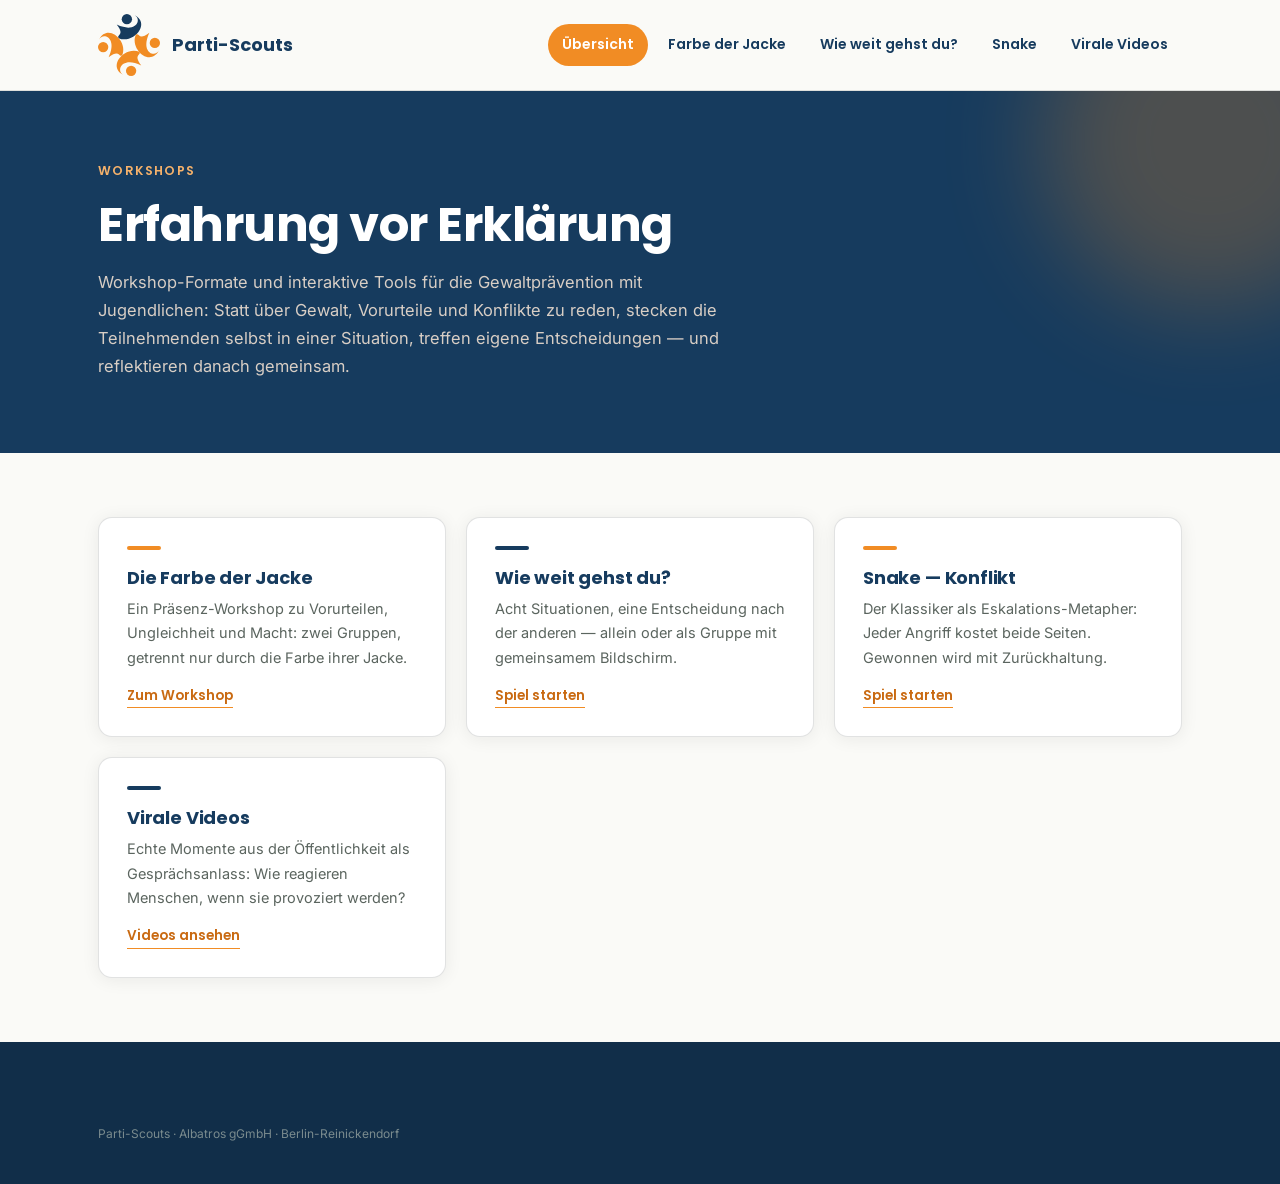
<file: index.html>
<!DOCTYPE html>
<html lang="de">
<head>
<meta charset="UTF-8">
<meta name="viewport" content="width=device-width, initial-scale=1.0">
<title>Workshops — Parti-Scouts</title>
<meta name="description" content="Workshop-Formate und interaktive Tools von Parti-Scouts zur Gewaltprävention mit Jugendlichen.">
<link rel="icon" href="assets/icon.svg" type="image/svg+xml">
<link rel="preconnect" href="https://fonts.googleapis.com">
<link rel="preconnect" href="https://fonts.gstatic.com" crossorigin>
<link href="https://fonts.googleapis.com/css2?family=Poppins:wght@500;600;700&family=Inter:wght@400;500;600&display=swap" rel="stylesheet">
<link rel="stylesheet" href="css/style.css">
</head>
<body>

<header class="site-header">
  <div class="header-inner">
    <a class="brand" href="index.html"><img src="assets/logo.svg" alt="Parti-Scouts"><span>Parti-Scouts</span></a>
    <nav class="main-nav">
      <a href="index.html">Übersicht</a>
      <a href="color-of-jacket/index.html">Farbe der Jacke</a>
      <a href="game-masculinity/index.html">Wie weit gehst du?</a>
      <a href="snake-conflict/index.html">Snake</a>
      <a href="viral-videos/index.html">Virale Videos</a>
    </nav>
    <button class="menu-toggle" aria-label="Menü öffnen" aria-expanded="false">
      <svg viewBox="0 0 24 24" fill="none" stroke="currentColor" stroke-width="2"><line x1="3" y1="6" x2="21" y2="6"/><line x1="3" y1="12" x2="21" y2="12"/><line x1="3" y1="18" x2="21" y2="18"/></svg>
    </button>
  </div>
</header>

<section class="page-hero">
  <div class="orb-a" aria-hidden="true"></div>
  <div class="wrap">
    <span class="eyebrow">Workshops</span>
    <h1>Erfahrung vor Erklärung</h1>
    <p>Workshop-Formate und interaktive Tools für die Gewaltprävention mit Jugendlichen: Statt über Gewalt, Vorurteile und Konflikte zu reden, stecken die Teilnehmenden selbst in einer Situation, treffen eigene Entscheidungen — und reflektieren danach gemeinsam.</p>
  </div>
</section>

<section class="tight">
  <div class="wrap">
    <div class="card-grid">
      <div class="card">
        <div class="bar"></div>
        <h3>Die Farbe der Jacke</h3>
        <p>Ein Präsenz-Workshop zu Vorurteilen, Ungleichheit und Macht: zwei Gruppen, getrennt nur durch die Farbe ihrer Jacke.</p>
        <a class="card-link" href="color-of-jacket/index.html">Zum Workshop</a>
      </div>
      <div class="card">
        <div class="bar"></div>
        <h3>Wie weit gehst du?</h3>
        <p>Acht Situationen, eine Entscheidung nach der anderen — allein oder als Gruppe mit gemeinsamem Bildschirm.</p>
        <a class="card-link" href="game-masculinity/index.html">Spiel starten</a>
      </div>
      <div class="card">
        <div class="bar"></div>
        <h3>Snake — Konflikt</h3>
        <p>Der Klassiker als Eskalations-Metapher: Jeder Angriff kostet beide Seiten. Gewonnen wird mit Zurückhaltung.</p>
        <a class="card-link" href="snake-conflict/index.html">Spiel starten</a>
      </div>
      <div class="card">
        <div class="bar"></div>
        <h3>Virale Videos</h3>
        <p>Echte Momente aus der Öffentlichkeit als Gesprächsanlass: Wie reagieren Menschen, wenn sie provoziert werden?</p>
        <a class="card-link" href="viral-videos/index.html">Videos ansehen</a>
      </div>
    </div>
  </div>
</section>

<footer class="site-footer">
  <div class="wrap">
    <p class="copyright">Parti-Scouts · Albatros gGmbH · Berlin-Reinickendorf</p>
  </div>
</footer>

<script src="js/i18n.js"></script>
<script src="js/main.js"></script>
</body>
</html>
</file>
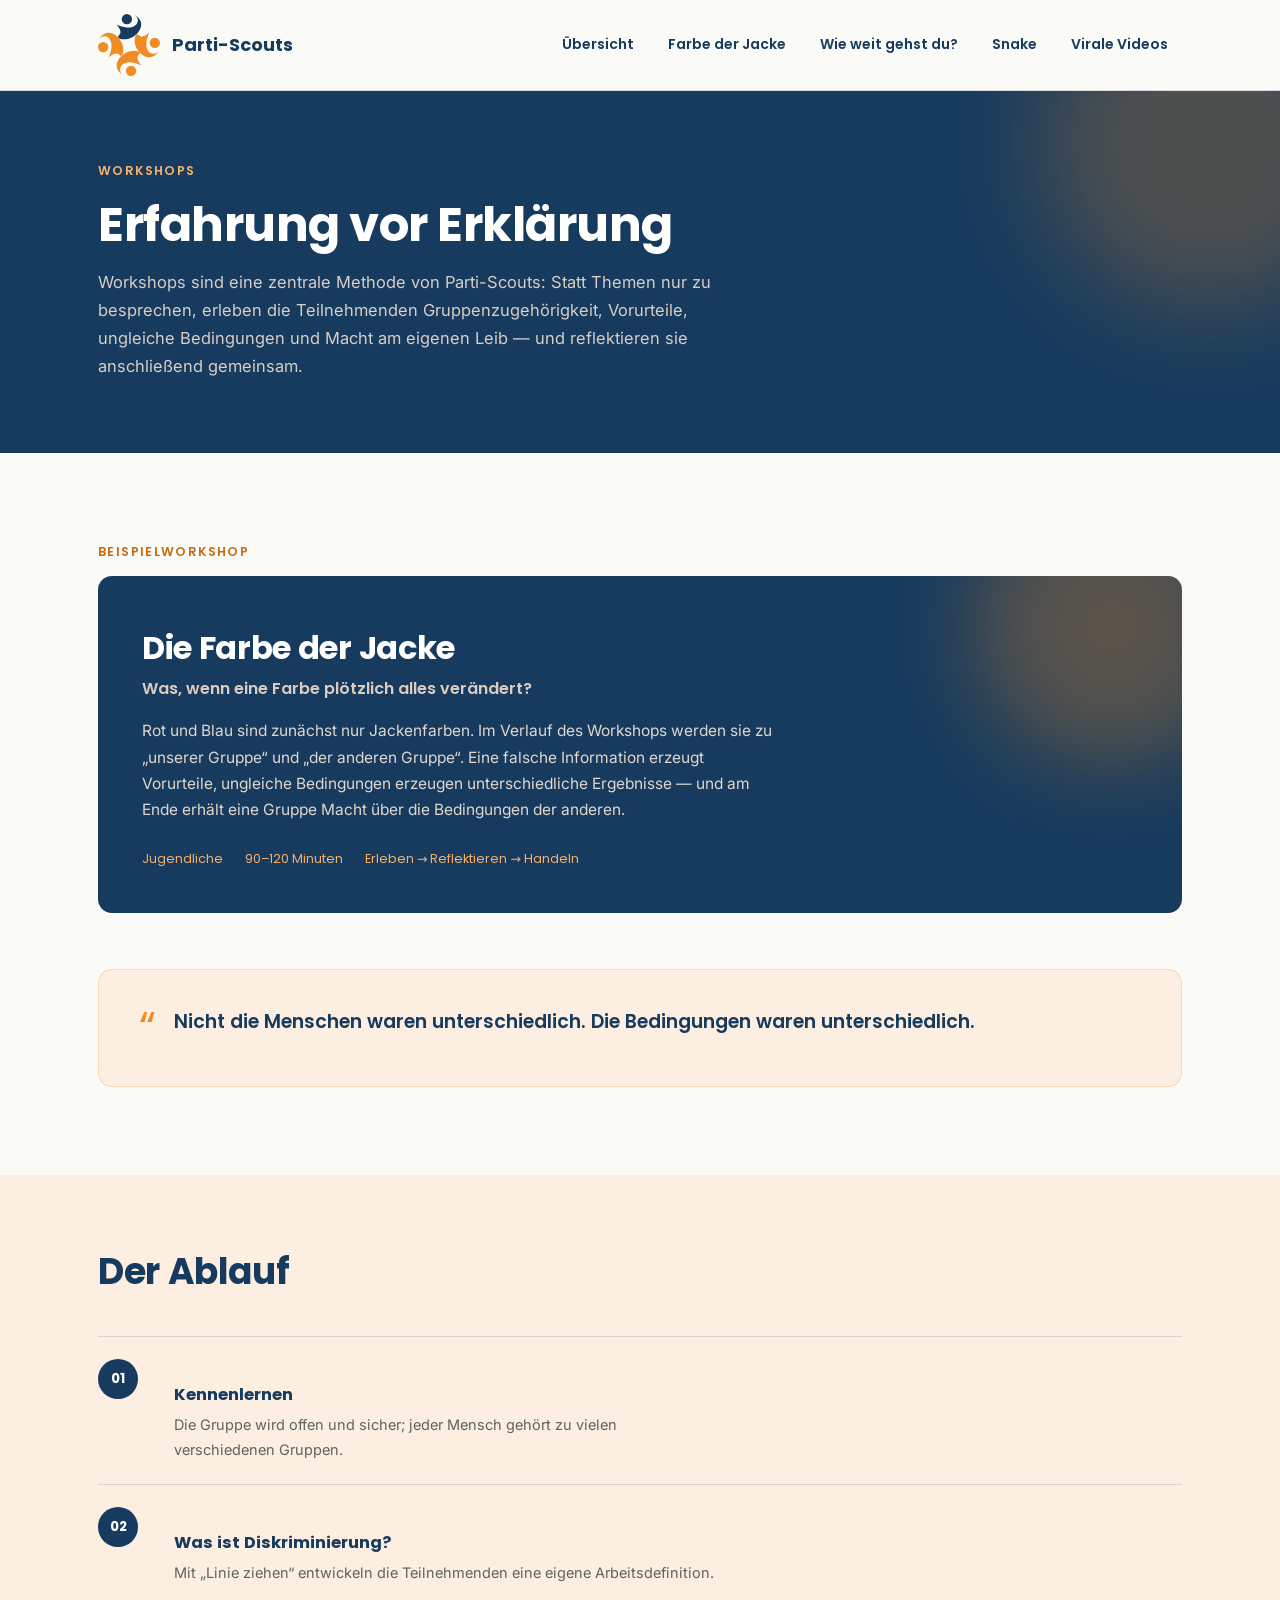
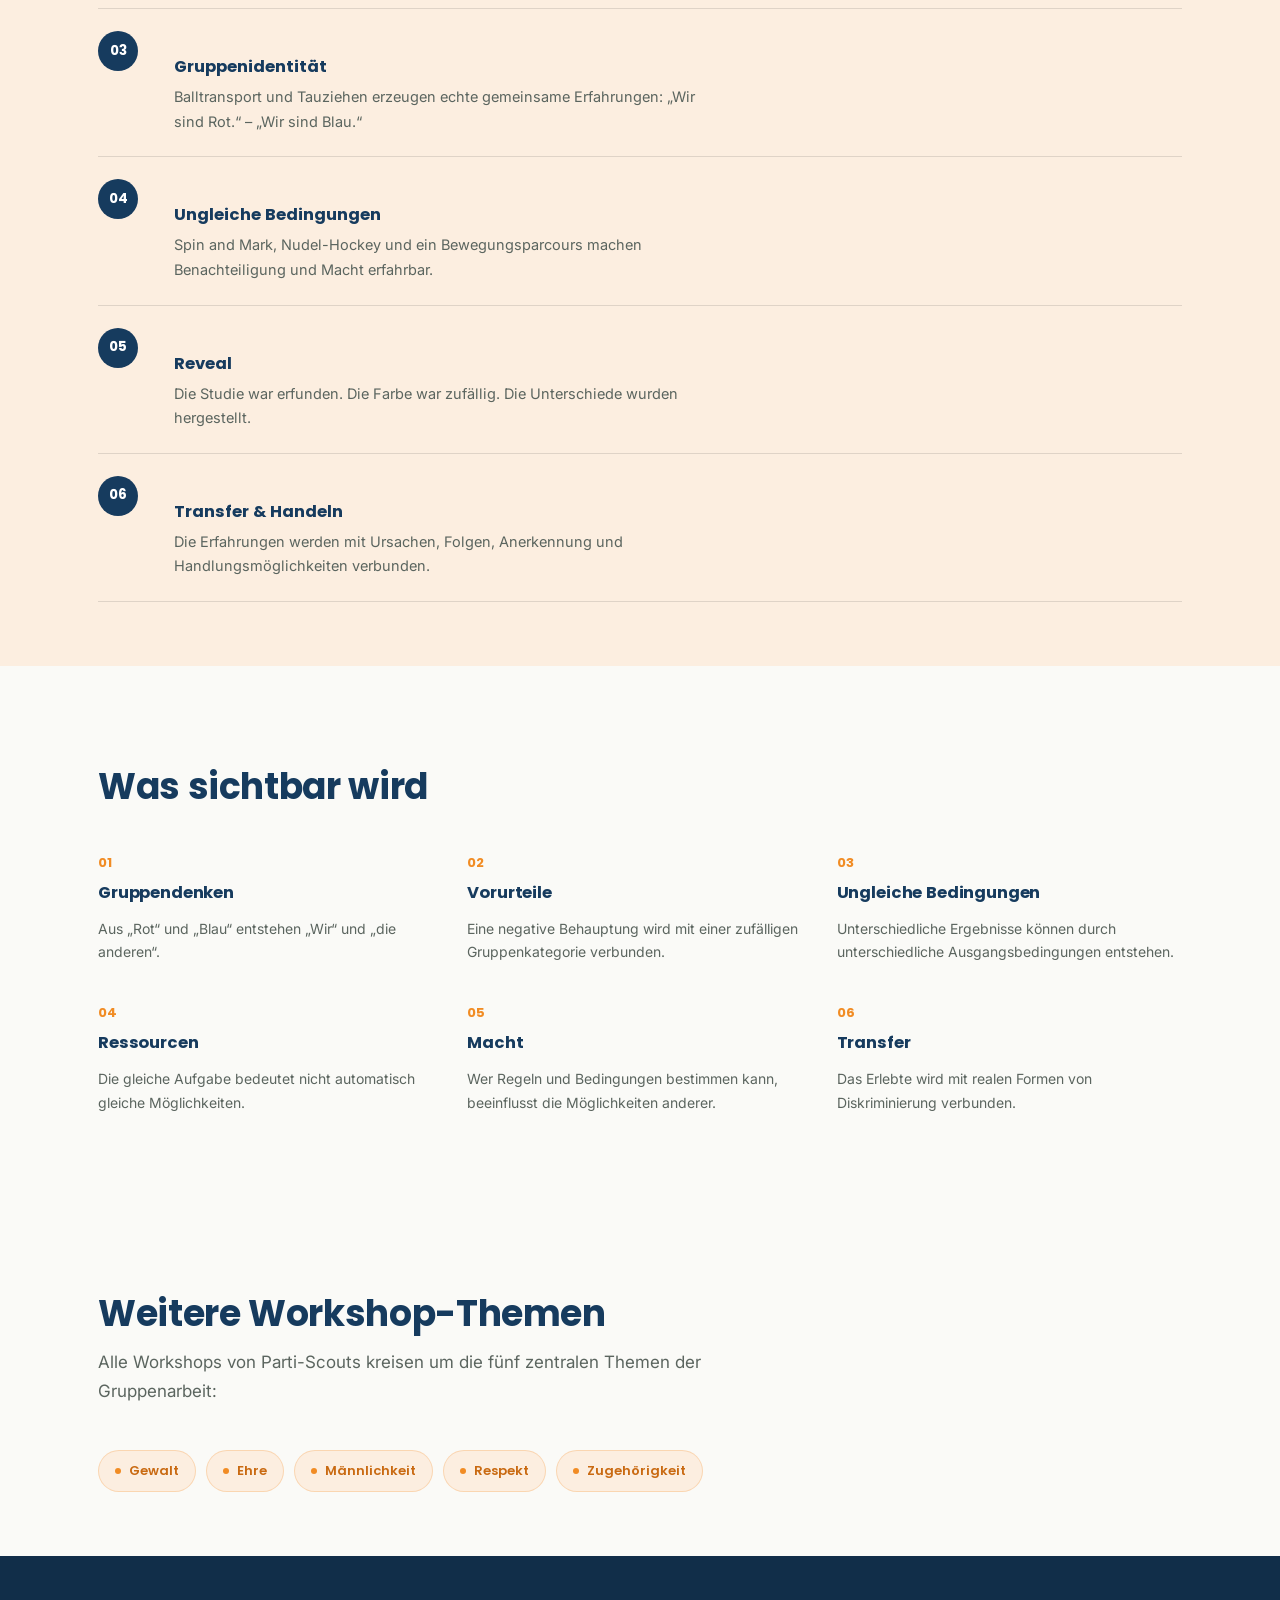
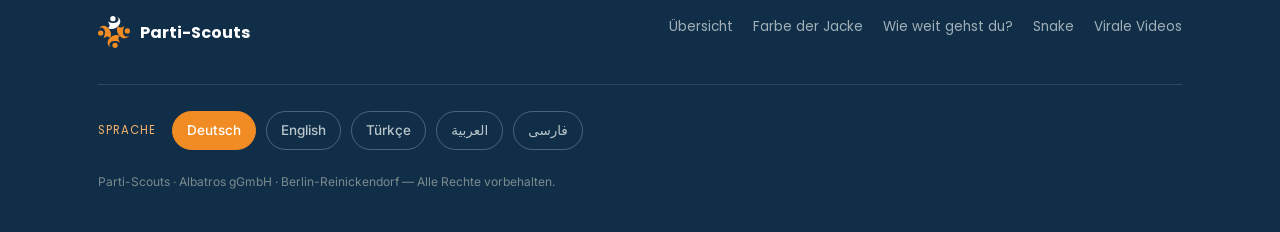
<file: color-of-jacket/index.html>
<!DOCTYPE html>
<html lang="de">
<head>
<meta charset="UTF-8">
<meta name="viewport" content="width=device-width, initial-scale=1.0">
<title>Workshops — Parti-Scouts</title>
<meta name="description" content="Erfahrungsorientierte Workshops von Parti-Scouts, darunter das Beispielformat „Die Farbe der Jacke“ zu Vorurteilen, Ungleichheit und Macht.">
<link rel="icon" href="../assets/icon.svg" type="image/svg+xml">
<link rel="preconnect" href="https://fonts.googleapis.com">
<link rel="preconnect" href="https://fonts.gstatic.com" crossorigin>
<link href="https://fonts.googleapis.com/css2?family=Poppins:wght@500;600;700&family=Inter:wght@400;500;600&family=Vazirmatn:wght@400;500;600;700&display=swap" rel="stylesheet">
<link rel="stylesheet" href="../css/style.css">
</head>
<body>

<header class="site-header">
  <div class="header-inner">
    <a class="brand" href="../index.html"><img src="../assets/logo.svg" alt="Parti-Scouts"><span>Parti-Scouts</span></a>
    <nav class="main-nav">
      <a href="../index.html">Übersicht</a>
      <a href="../color-of-jacket/index.html">Farbe der Jacke</a>
      <a href="../game-masculinity/index.html">Wie weit gehst du?</a>
      <a href="../snake-conflict/index.html">Snake</a>
      <a href="../viral-videos/index.html">Virale Videos</a>
    </nav>
    <button class="menu-toggle" aria-label="Menü öffnen" aria-expanded="false">
      <svg viewBox="0 0 24 24" fill="none" stroke="currentColor" stroke-width="2"><line x1="3" y1="6" x2="21" y2="6"/><line x1="3" y1="12" x2="21" y2="12"/><line x1="3" y1="18" x2="21" y2="18"/></svg>
    </button>
  </div>
</header>

<section class="page-hero">
  <div class="orb-a" aria-hidden="true"></div>
  <div class="wrap">
    <span class="eyebrow" data-i18n="workshops.eyebrow">Workshops</span>
    <h1 data-i18n="workshops.title">Erfahrung vor Erklärung</h1>
    <p data-i18n="workshops.intro">…</p>
  </div>
</section>

<section>
  <div class="wrap">
    <span class="eyebrow reveal" data-i18n="workshops.featured_label" style="display:block; margin-bottom:14px;">Beispielworkshop</span>
    <div class="featured reveal">
      <div class="orb-a" aria-hidden="true"></div>
      <div class="featured-inner">
        <h3 data-i18n="workshops.featured_title">Die Farbe der Jacke</h3>
        <p class="sub" data-i18n="workshops.featured_sub">Was, wenn eine Farbe plötzlich alles verändert?</p>
        <p class="text" data-i18n="workshops.featured_text">…</p>
        <div class="featured-meta">
          <span data-i18n="workshops.meta_group">Jugendliche</span>
          <span data-i18n="workshops.meta_time">90–120 Minuten</span>
          <span data-i18n="workshops.meta_arc">Erleben → Reflektieren → Handeln</span>
        </div>
      </div>
    </div>

    <div class="quote-panel reveal mt-lg">
      <span class="mark" aria-hidden="true">“</span>
      <p data-i18n="workshops.featured_quote">Nicht die Menschen waren unterschiedlich. Die Bedingungen waren unterschiedlich.</p>
    </div>
  </div>
</section>

<section class="tight" style="background:var(--orange-tint);">
  <div class="wrap">
    <div class="section-head reveal">
      <h2 data-i18n="workshops.timeline_title">Der Ablauf</h2>
    </div>
    <div class="flow-list reveal">
      <div class="flow-item"><div class="flow-num">01</div><div><h4 data-i18n="workshops.t1_t">Kennenlernen</h4><p data-i18n="workshops.t1_p">…</p></div></div>
      <div class="flow-item"><div class="flow-num">02</div><div><h4 data-i18n="workshops.t2_t">Was ist Diskriminierung?</h4><p data-i18n="workshops.t2_p">…</p></div></div>
      <div class="flow-item"><div class="flow-num">03</div><div><h4 data-i18n="workshops.t3_t">Gruppenidentität</h4><p data-i18n="workshops.t3_p">…</p></div></div>
      <div class="flow-item"><div class="flow-num">04</div><div><h4 data-i18n="workshops.t4_t">Ungleiche Bedingungen</h4><p data-i18n="workshops.t4_p">…</p></div></div>
      <div class="flow-item"><div class="flow-num">05</div><div><h4 data-i18n="workshops.t5_t">Reveal</h4><p data-i18n="workshops.t5_p">…</p></div></div>
      <div class="flow-item"><div class="flow-num">06</div><div><h4 data-i18n="workshops.t6_t">Transfer & Handeln</h4><p data-i18n="workshops.t6_p">…</p></div></div>
    </div>
  </div>
</section>

<section>
  <div class="wrap">
    <div class="section-head reveal">
      <h2 data-i18n="workshops.concepts_title">Was sichtbar wird</h2>
    </div>
    <div class="concept-grid reveal">
      <div class="concept"><div class="concept-num">01</div><h3 data-i18n="workshops.c1_t">Gruppendenken</h3><p data-i18n="workshops.c1_p">…</p></div>
      <div class="concept"><div class="concept-num">02</div><h3 data-i18n="workshops.c2_t">Vorurteile</h3><p data-i18n="workshops.c2_p">…</p></div>
      <div class="concept"><div class="concept-num">03</div><h3 data-i18n="workshops.c3_t">Ungleiche Bedingungen</h3><p data-i18n="workshops.c3_p">…</p></div>
      <div class="concept"><div class="concept-num">04</div><h3 data-i18n="workshops.c4_t">Ressourcen</h3><p data-i18n="workshops.c4_p">…</p></div>
      <div class="concept"><div class="concept-num">05</div><h3 data-i18n="workshops.c5_t">Macht</h3><p data-i18n="workshops.c5_p">…</p></div>
      <div class="concept"><div class="concept-num">06</div><h3 data-i18n="workshops.c6_t">Transfer</h3><p data-i18n="workshops.c6_p">…</p></div>
    </div>
  </div>
</section>

<section class="tight">
  <div class="wrap">
    <div class="section-head reveal">
      <h2 data-i18n="workshops.themes_title">Weitere Workshop-Themen</h2>
      <p class="lead" data-i18n="workshops.themes_intro">…</p>
    </div>
    <div class="chip-row reveal">
      <span class="chip" data-i18n="about.theme1">Gewalt</span>
      <span class="chip" data-i18n="about.theme2">Ehre</span>
      <span class="chip" data-i18n="about.theme3">Männlichkeit</span>
      <span class="chip" data-i18n="about.theme4">Respekt</span>
      <span class="chip" data-i18n="about.theme5">Zugehörigkeit</span>
    </div>
  </div>
</section>

<footer class="site-footer">
  <div class="wrap">
    <div class="footer-top">
      <a class="footer-brand" href="../index.html"><img src="../assets/icon-light.svg" alt=""><span>Parti-Scouts</span></a>
      <nav class="footer-nav">
        <a href="../index.html">Übersicht</a>
        <a href="../color-of-jacket/index.html">Farbe der Jacke</a>
        <a href="../game-masculinity/index.html">Wie weit gehst du?</a>
        <a href="../snake-conflict/index.html">Snake</a>
        <a href="../viral-videos/index.html">Virale Videos</a>
      </nav>
    </div>
    <div class="lang-bar"><span class="lbl" data-i18n="footer.langLabel">Sprache</span></div>
    <p class="copyright">Parti-Scouts · Albatros gGmbH · Berlin-Reinickendorf — <span data-i18n="footer.rights">Alle Rechte vorbehalten.</span></p>
  </div>
</footer>

<script src="../js/i18n.js"></script>
<script src="../js/main.js"></script>
</body>
</html>
</file>
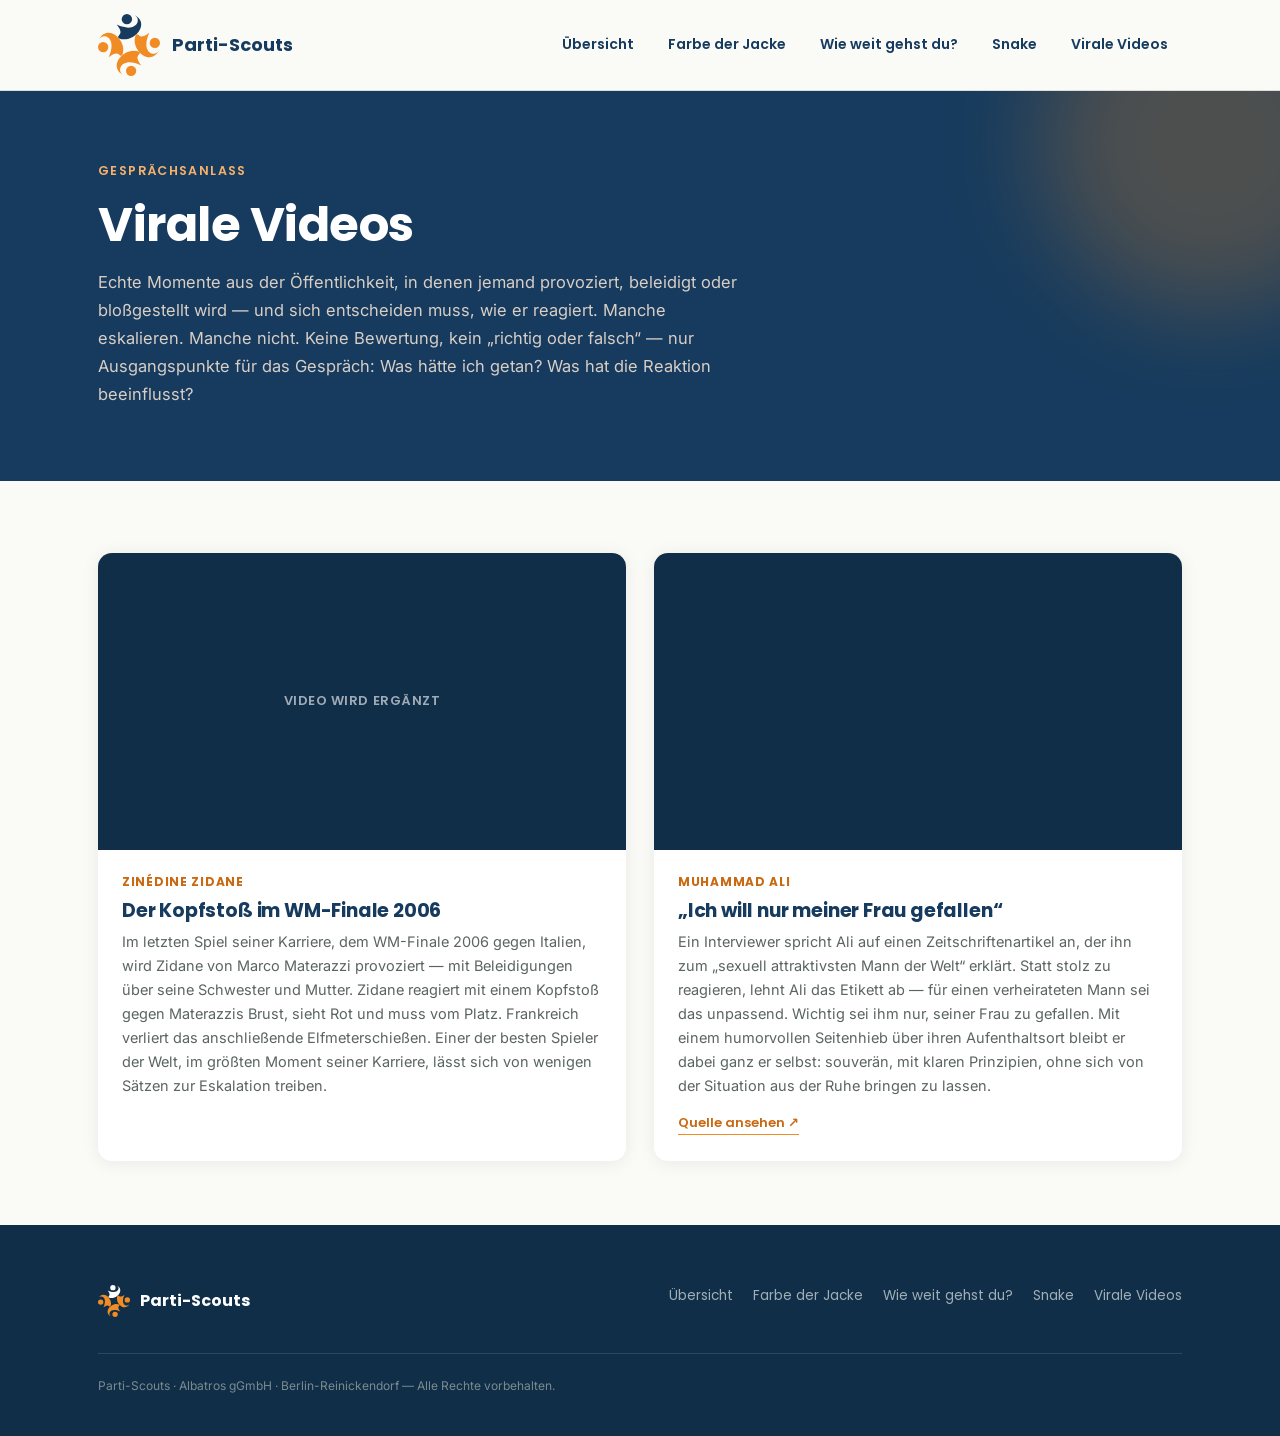
<file: viral-videos/index.html>
<!DOCTYPE html>
<html lang="de">
<head>
<meta charset="UTF-8">
<meta name="viewport" content="width=device-width, initial-scale=1.0">
<title>Virale Videos — Parti-Scouts</title>
<meta name="description" content="Echte, virale Momente aus der Öffentlichkeit als Gesprächsanlass: Wie reagieren Menschen, wenn sie provoziert, beleidigt oder bloßgestellt werden?">
<meta name="robots" content="noindex">
<link rel="icon" href="../assets/icon.svg" type="image/svg+xml">
<link rel="preconnect" href="https://fonts.googleapis.com">
<link rel="preconnect" href="https://fonts.gstatic.com" crossorigin>
<link href="https://fonts.googleapis.com/css2?family=Poppins:wght@500;600;700&family=Inter:wght@400;500;600&display=swap" rel="stylesheet">
<link rel="stylesheet" href="../css/style.css">
<link rel="stylesheet" href="../css/viral-videos.css">
</head>
<body>

<header class="site-header">
  <div class="header-inner">
    <a class="brand" href="../index.html"><img src="../assets/logo.svg" alt="Parti-Scouts"><span>Parti-Scouts</span></a>
    <nav class="main-nav">
      <a href="../index.html">Übersicht</a>
      <a href="../color-of-jacket/index.html">Farbe der Jacke</a>
      <a href="../game-masculinity/index.html">Wie weit gehst du?</a>
      <a href="../snake-conflict/index.html">Snake</a>
      <a href="../viral-videos/index.html">Virale Videos</a>
    </nav>
    <button class="menu-toggle" aria-label="Menü öffnen" aria-expanded="false">
      <svg viewBox="0 0 24 24" fill="none" stroke="currentColor" stroke-width="2"><line x1="3" y1="6" x2="21" y2="6"/><line x1="3" y1="12" x2="21" y2="12"/><line x1="3" y1="18" x2="21" y2="18"/></svg>
    </button>
  </div>
</header>

<section class="page-hero">
  <div class="orb-a" aria-hidden="true"></div>
  <div class="wrap">
    <span class="eyebrow">Gesprächsanlass</span>
    <h1>Virale Videos</h1>
    <p>Echte Momente aus der Öffentlichkeit, in denen jemand provoziert, beleidigt oder bloßgestellt
      wird — und sich entscheiden muss, wie er reagiert. Manche eskalieren. Manche nicht. Keine
      Bewertung, kein „richtig oder falsch“ — nur Ausgangspunkte für das Gespräch: Was hätte ich
      getan? Was hat die Reaktion beeinflusst?</p>
  </div>
</section>

<section class="tight">
  <div class="wrap">
    <div class="video-list" id="viralVideoList"></div>
  </div>
</section>

<footer class="site-footer">
  <div class="wrap">
    <div class="footer-top">
      <a class="footer-brand" href="../index.html"><img src="../assets/icon-light.svg" alt=""><span>Parti-Scouts</span></a>
      <nav class="footer-nav">
        <a href="../index.html">Übersicht</a>
        <a href="../color-of-jacket/index.html">Farbe der Jacke</a>
        <a href="../game-masculinity/index.html">Wie weit gehst du?</a>
        <a href="../snake-conflict/index.html">Snake</a>
        <a href="../viral-videos/index.html">Virale Videos</a>
      </nav>
    </div>
    <p class="copyright">Parti-Scouts · Albatros gGmbH · Berlin-Reinickendorf — Alle Rechte vorbehalten.</p>
  </div>
</footer>

<script src="../js/i18n.js"></script>
<script src="../js/main.js"></script>
<script src="../js/viral-videos-data.js"></script>
<script src="../js/viral-videos.js"></script>
</body>
</html>
</file>
<file: css/style.css>
/* ==========================================================================
   Parti-Scouts — shared stylesheet
   Palette derived directly from the project logo:
     navy  #163B5E   orange #F18C24
   ========================================================================== */

:root{
  --navy:#163B5E;
  --navy-dark:#112E49;
  --navy-tint:#E9EEF3;
  --orange:#F18C24;
  --orange-dark:#C96A12;
  --orange-tint:#FCEEE0;
  --paper:#FAFAF7;
  --ink:#1C231F;
  --muted:#5B655F;
  --line:rgba(28,35,31,0.13);
  --radius:14px;
  --radius-sm:8px;
  --display:'Poppins', system-ui, sans-serif;
  --body:'Inter', system-ui, sans-serif;
  --script:'Vazirmatn', 'Noto Sans Arabic', system-ui, sans-serif;
  --shadow:0 2px 18px rgba(28,35,31,0.07);
}

*,*::before,*::after{box-sizing:border-box;}
[hidden]{display:none !important;}
html{scroll-behavior:smooth;}
@media (prefers-reduced-motion:reduce){
  html{scroll-behavior:auto;}
  *{animation-duration:0.01ms !important; transition-duration:0.01ms !important;}
}
body{
  margin:0;
  background:var(--paper);
  color:var(--ink);
  font-family:var(--body);
  font-size:16.5px;
  line-height:1.7;
  -webkit-font-smoothing:antialiased;
}
[dir="rtl"] body{font-family:var(--script);}
[dir="rtl"] h1,[dir="rtl"] h2,[dir="rtl"] h3,[dir="rtl"] .eyebrow{font-family:var(--script);}

img,svg{display:block; max-width:100%;}
a{color:inherit; text-decoration:none;}
ul{list-style:none; margin:0; padding:0;}
button{font:inherit; cursor:pointer;}

h1,h2,h3{
  font-family:var(--display);
  color:var(--navy);
  font-weight:700;
  line-height:1.15;
  letter-spacing:-0.01em;
  margin:0;
}

.eyebrow{
  font-family:var(--display);
  font-size:12.5px;
  font-weight:600;
  letter-spacing:0.11em;
  text-transform:uppercase;
  color:var(--orange-dark);
}

a:focus-visible, button:focus-visible, input:focus-visible, textarea:focus-visible{
  outline:2px solid var(--orange);
  outline-offset:3px;
  border-radius:4px;
}

.wrap{max-width:1140px; margin:0 auto; padding:0 28px;}

/* ---------- Header ---------- */
.site-header{
  position:sticky; top:0; z-index:60;
  background:rgba(250,250,247,0.97);
  border-bottom:1px solid var(--line);
  transition:transform 0.28s ease;
}
.site-header.header-hidden{transform:translateY(-100%);}
@media (prefers-reduced-motion:reduce){
  .site-header{transition:none;}
}
/* Note: intentionally no backdrop-filter here — a filter/backdrop-filter on
   this ancestor would create a new containing block for the fixed-position
   mobile nav panel below, trapping it inside the header's own (small) box
   instead of letting it fill the viewport. */
.header-inner{
  max-width:1140px; margin:0 auto; padding:14px 28px;
  display:flex; align-items:center; justify-content:space-between; gap:24px;
}
.brand{display:flex; align-items:center; gap:12px;}
.brand img{height:62px; width:auto;}
.brand span{font-family:var(--display); font-weight:700; font-size:18px; color:var(--navy); white-space:nowrap;}
[dir="rtl"] .brand span{font-family:var(--script);}
.main-nav{display:flex; gap:6px; align-items:center;}
.main-nav a{
  font-family:var(--display);
  font-size:14px; font-weight:600;
  padding:9px 14px; border-radius:100px;
  color:var(--navy);
  transition:background 0.15s ease, color 0.15s ease;
}
.main-nav a:hover{background:var(--orange-tint);}
.main-nav a.active{background:var(--orange); color:#fff;}
.menu-toggle{
  display:none;
  background:none; border:1.5px solid var(--navy); border-radius:8px;
  width:40px; height:40px; align-items:center; justify-content:center;
  color:var(--navy);
}
.menu-toggle svg{width:20px; height:20px;}

@media (max-width:860px){
  .main-nav{
    position:fixed; inset:64px 0 0 0; z-index:55;
    background:var(--paper);
    flex-direction:column; align-items:stretch;
    padding:18px 28px; gap:4px;
    transform:translateY(-8px);
    opacity:0; pointer-events:none;
    transition:opacity 0.2s ease, transform 0.2s ease;
    border-top:1px solid var(--line);
  }
  .main-nav.open{opacity:1; pointer-events:auto; transform:translateY(0);}
  .main-nav a{padding:14px 12px; font-size:16px; border-radius:10px;}
  .menu-toggle{display:flex;}
}

/* ---------- Page header (non-home hero) ---------- */
.page-hero{background:var(--navy); color:#fff; padding:64px 0 56px; position:relative; overflow:hidden;}
.page-hero .orb-a{width:340px; height:340px; background:var(--orange); top:-120px; inset-inline-end:-100px; position:absolute; border-radius:50%; filter:blur(50px); opacity:0.25;}
.page-hero .eyebrow{color:#F6B26B;}
.page-hero h1{color:#fff; font-size:clamp(32px,5vw,48px); margin-top:14px;}
.page-hero p{color:#D8CEC5; max-width:640px; margin-top:16px; font-size:16.5px;}
[dir="rtl"] .page-hero p{font-family:var(--script);}

/* ---------- Section base ---------- */
section{padding:88px 0;}
section.tight{padding:64px 0;}
.section-head{margin-bottom:44px;}
.section-head h2{font-size:clamp(26px,3.6vw,36px); margin-top:12px;}
.section-head p.lead{margin-top:14px; font-size:17px; color:var(--muted); max-width:64ch;}

.reveal{opacity:0; transform:translateY(16px); transition:opacity 0.6s ease, transform 0.6s ease;}
.reveal.in{opacity:1; transform:translateY(0);}

/* ---------- Chips ---------- */
.chip-row{display:flex; flex-wrap:wrap; gap:10px;}
.chip{
  font-family:var(--display); font-size:13px; font-weight:600;
  padding:9px 16px; border-radius:100px;
  background:var(--orange-tint); color:var(--orange-dark);
  border:1px solid rgba(241,140,36,0.25);
  display:inline-flex; align-items:center; gap:8px;
}
[dir="rtl"] .chip{font-family:var(--script);}
.chip::before{content:""; width:6px; height:6px; border-radius:50%; background:var(--orange); flex-shrink:0;}

/* ---------- Cards ---------- */
.card-grid{display:grid; grid-template-columns:repeat(3,1fr); gap:20px;}
@media (max-width:900px){.card-grid{grid-template-columns:1fr 1fr;}}
@media (max-width:600px){.card-grid{grid-template-columns:1fr;}}
.card{
  background:#fff; border:1px solid var(--line); border-radius:var(--radius);
  padding:28px; box-shadow:var(--shadow);
  transition:transform 0.18s ease, box-shadow 0.18s ease;
}
.card:hover{transform:translateY(-3px); box-shadow:0 10px 30px rgba(28,35,31,0.1);}
.card .bar{width:34px; height:4px; border-radius:4px; background:var(--orange); margin-bottom:18px;}
.card:nth-child(even) .bar{background:var(--navy);}
.card h3{font-size:18px; margin-bottom:8px;}
.card p{font-size:14.5px; color:var(--muted); margin:0;}
.card a.card-link{display:inline-block; margin-top:14px; font-family:var(--display); font-size:13.5px; font-weight:600; color:var(--orange-dark); border-bottom:1.5px solid var(--orange);}
[dir="rtl"] .card a.card-link{font-family:var(--script);}

/* ---------- Quote panel ---------- */
.quote-panel{
  background:var(--orange-tint); border-radius:var(--radius);
  padding:36px 40px; display:flex; gap:18px; align-items:flex-start;
  border:1px solid rgba(241,140,36,0.2);
}
.quote-panel .mark{font-family:var(--display); font-size:44px; color:var(--orange); line-height:1; flex-shrink:0;}
.quote-panel p{font-family:var(--display); font-weight:600; font-size:19px; color:var(--navy); margin:0;}
[dir="rtl"] .quote-panel p{font-family:var(--script);}

/* ---------- Timeline list (workshop flow) ---------- */
.flow-list{display:flex; flex-direction:column; gap:0;}
.flow-item{
  display:grid; grid-template-columns:56px 1fr; gap:20px;
  padding:22px 0; border-top:1px solid var(--line);
}
.flow-item:last-child{border-bottom:1px solid var(--line);}
.flow-num{
  width:40px; height:40px; border-radius:50%; background:var(--navy);
  color:#fff; display:flex; align-items:center; justify-content:center;
  font-family:var(--display); font-weight:700; font-size:13.5px;
}
.flow-item h4{font-size:16.5px; color:var(--navy); margin-bottom:4px; font-family:var(--display); font-weight:700;}
.flow-item p{font-size:14.5px; color:var(--muted); margin:0; max-width:60ch;}

/* ---------- Concept grid ---------- */
.concept-grid{display:grid; grid-template-columns:repeat(3,1fr); gap:24px;}
@media (max-width:860px){.concept-grid{grid-template-columns:1fr 1fr;}}
@media (max-width:560px){.concept-grid{grid-template-columns:1fr;}}
.concept-num{font-family:var(--display); font-weight:700; font-size:13px; color:var(--orange); margin-bottom:10px;}
.concept h3{font-size:16.5px; margin-bottom:6px;}
.concept p{font-size:14px; color:var(--muted);}

/* ---------- Featured workshop card ---------- */
.featured{
  background:var(--navy); color:#fff; border-radius:var(--radius); padding:44px;
  position:relative; overflow:hidden;
}
.featured .orb-a{width:280px; height:280px; background:var(--orange); position:absolute; top:-90px; inset-inline-end:-70px; border-radius:50%; filter:blur(46px); opacity:0.3;}
.featured-inner{position:relative;}
.featured .eyebrow{color:#F6B26B;}
.featured h3{color:#fff; font-size:clamp(24px,3.4vw,32px); margin-top:10px;}
.featured .sub{font-family:var(--display); font-weight:600; font-size:16px; color:#DECBBF; margin-top:8px;}
[dir="rtl"] .featured .sub{font-family:var(--script);}
.featured p.text{color:#E1D7CE; font-size:15.5px; max-width:64ch; margin-top:16px;}
[dir="rtl"] .featured p.text{font-family:var(--script);}
.featured-meta{display:flex; gap:22px; flex-wrap:wrap; margin-top:24px; font-family:var(--display); font-size:12.5px; color:#F6B26B;}
[dir="rtl"] .featured-meta{font-family:var(--script);}

/* ---------- Footer ---------- */
.site-footer{background:var(--navy-dark); color:#B9C6C9; padding:60px 0 28px; margin-top:0;}
.footer-top{display:flex; justify-content:space-between; flex-wrap:wrap; gap:32px; padding-bottom:36px; border-bottom:1px solid rgba(255,255,255,0.12);}
.footer-brand{display:flex; align-items:center; gap:10px;}
.footer-brand img{height:32px;}
.footer-brand span{font-family:var(--display); font-weight:700; color:#fff; font-size:16px;}
[dir="rtl"] .footer-brand span{font-family:var(--script);}
.footer-nav{display:flex; gap:20px; flex-wrap:wrap; font-family:var(--display); font-size:13.5px;}
[dir="rtl"] .footer-nav{font-family:var(--script);}
.footer-nav a{opacity:0.85;}
.footer-nav a:hover{opacity:1; color:#fff;}

.lang-bar{padding-top:26px; display:flex; align-items:center; gap:10px; flex-wrap:wrap;}
.lang-bar .lbl{font-family:var(--display); font-size:11.5px; letter-spacing:0.09em; text-transform:uppercase; color:#F6B26B; margin-inline-end:6px;}
.lang-btn{
  font-family:var(--body); font-size:13.5px; font-weight:500;
  padding:7px 14px; border-radius:100px;
  border:1.5px solid rgba(255,255,255,0.25); color:#B9C6C9;
  background:transparent; transition:background 0.15s ease, color 0.15s ease, border-color 0.15s ease;
}
.lang-btn:hover{border-color:#F6B26B; color:#fff;}
.lang-btn.active{background:var(--orange); border-color:var(--orange); color:#fff;}

.copyright{margin-top:22px; font-size:12px; color:#7A8B8E;}

/* ---------- utility ---------- */
.mt-lg{margin-top:56px;}
</file>
<file: css/viral-videos.css>
/* ==========================================================================
   "Virale Videos" — page-specific styles. Loaded after style.css, reuses
   its tokens (--navy, --orange, --radius, --shadow, etc.).
   ========================================================================== */

.video-list{
  display:grid; grid-template-columns:repeat(2,1fr); gap:28px; margin-top:8px;
}
@media (max-width:760px){ .video-list{grid-template-columns:1fr;} }

.video-card{
  background:#fff; border-radius:var(--radius); box-shadow:var(--shadow);
  overflow:hidden; display:flex; flex-direction:column;
}

.video-media{
  position:relative; width:100%; aspect-ratio:16/9; background:var(--navy-dark);
}
.video-media iframe{
  position:absolute; inset:0; width:100%; height:100%; border:0;
}
.video-placeholder{
  position:absolute; inset:0; display:flex; align-items:center; justify-content:center;
  margin:0; color:rgba(255,255,255,0.6); font-family:var(--display); font-size:13px;
  font-weight:600; letter-spacing:0.04em; text-transform:uppercase;
}

.video-body{padding:22px 24px 26px; display:flex; flex-direction:column; gap:8px;}
.video-person{
  font-family:var(--display); font-weight:700; font-size:12px; letter-spacing:0.06em;
  text-transform:uppercase; color:var(--orange-dark);
}
.video-body h3{font-size:19px; margin:0;}
.video-body p{font-size:14.5px; color:var(--muted); margin:0; line-height:1.65;}
.video-source{
  align-self:flex-start; margin-top:6px; font-family:var(--display); font-size:13px;
  font-weight:600; color:var(--orange-dark); border-bottom:1.5px solid var(--orange);
}
</file>
